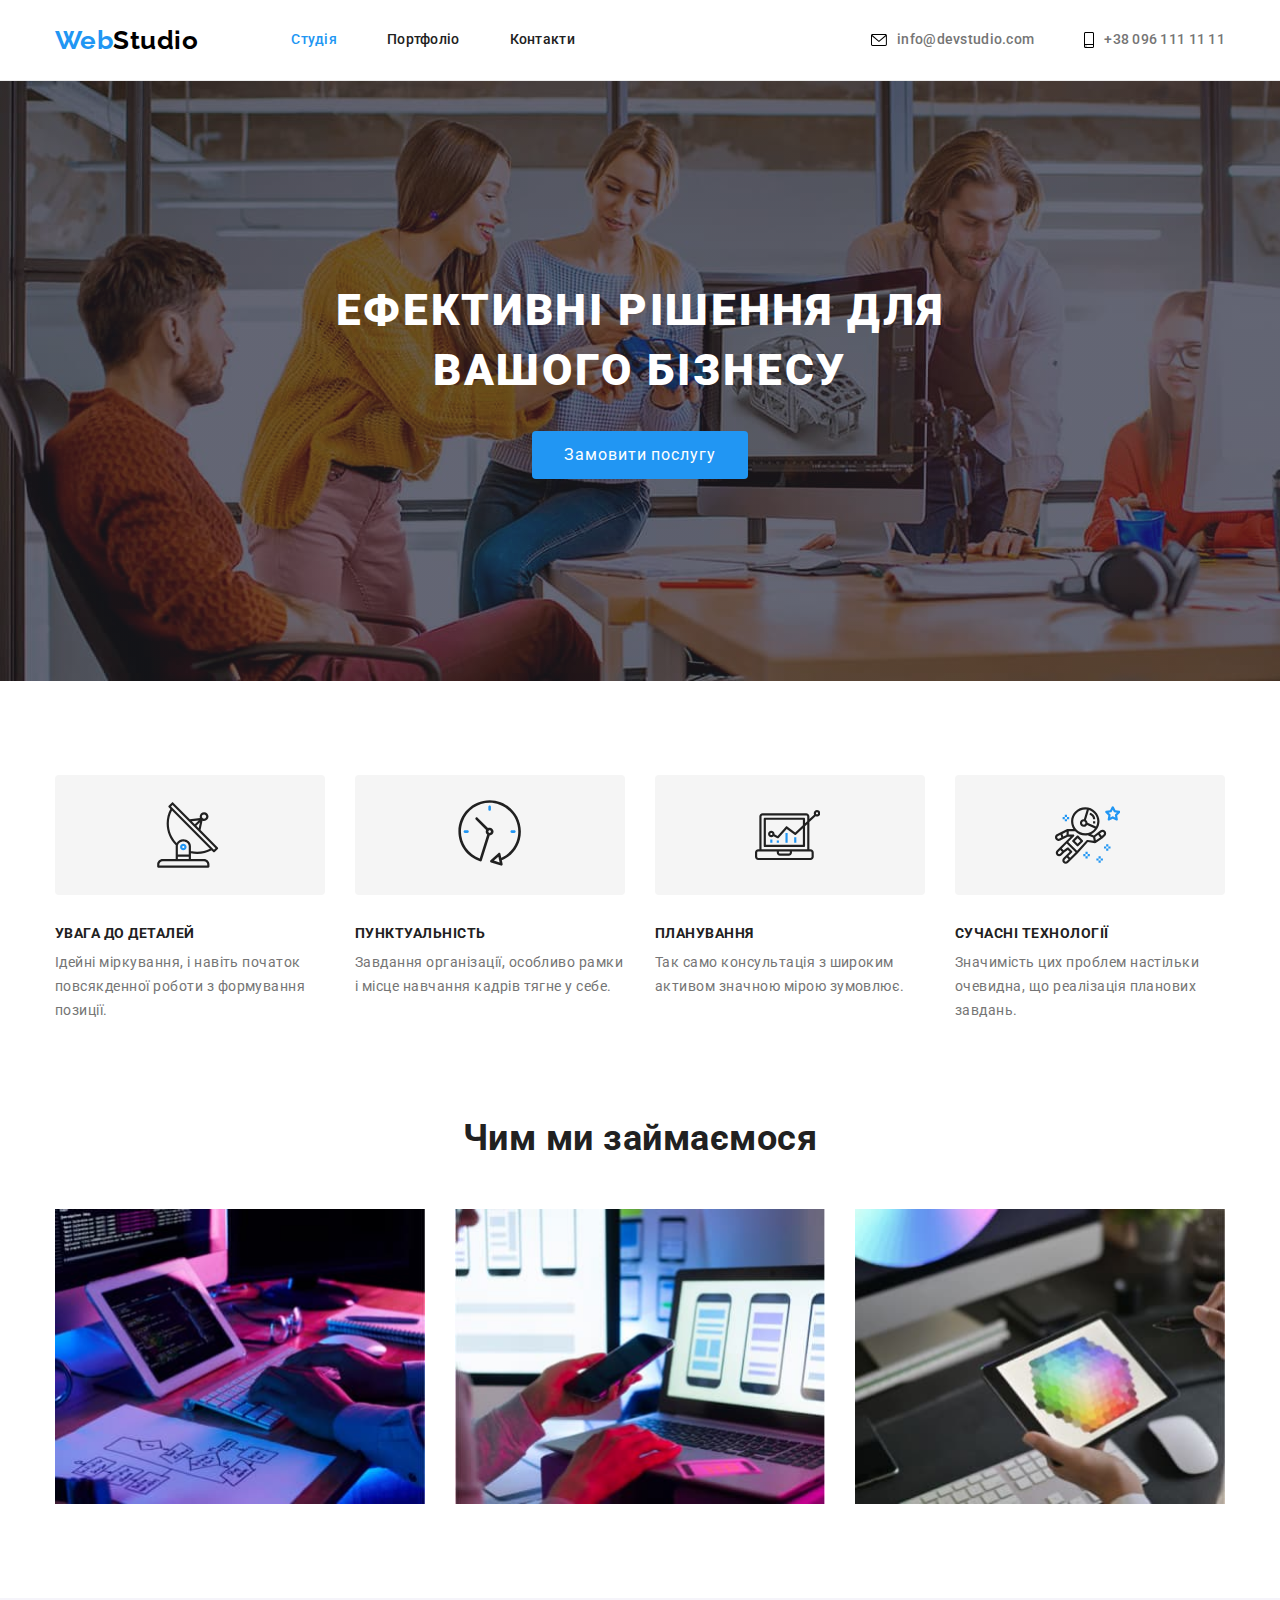
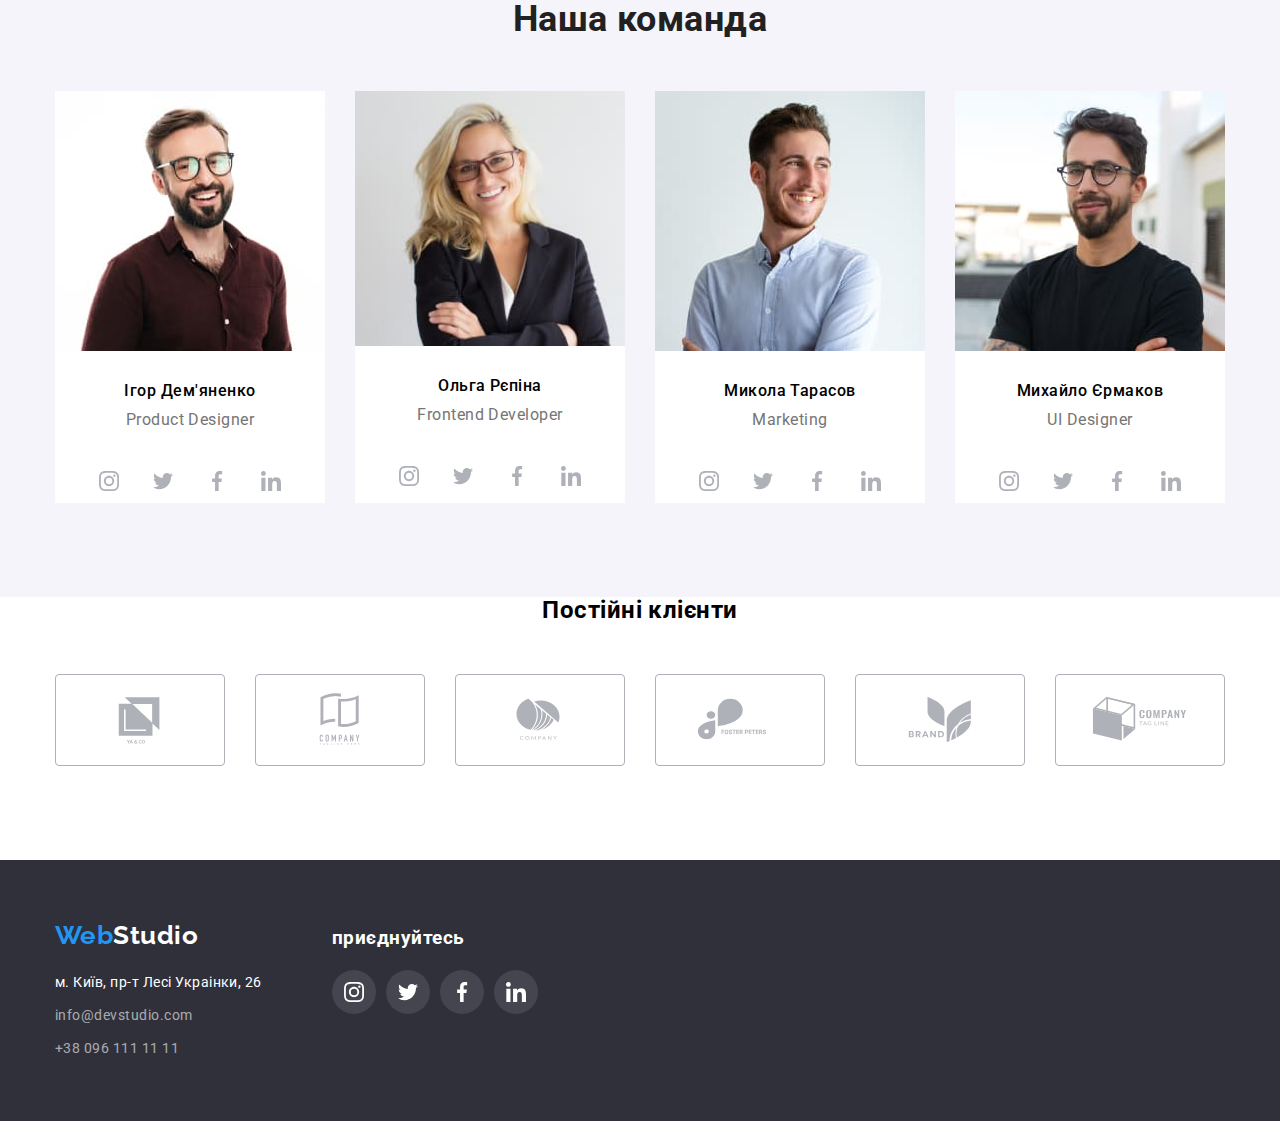
<file: index.html>
<!DOCTYPE html>
<html lang="uk">
  <head>
    <meta charset="UTF-8" />
    <meta http-equiv="X-UA-Compatible" content="IE=edge" />
    <meta name="viewport" content="width=device-width, initial-scale=1.0" />
    <link
      rel="stylesheet"
      href="https://cdnjs.cloudflare.com/ajax/libs/modern-normalize/1.1.0/modern-normalize.min.css"
    />

    <link
      href="https://fonts.googleapis.com/css2?family=Raleway:wght@700&family=Roboto:wght@400;500;700;900&display=swap"
      rel="stylesheet"
    />

    <link rel="stylesheet" href="./css/styles.css" />
    <title>Document</title>
  </head>
  <body>
    <header class="header">
      <div class="container header-box">
        <nav>
          <div class="main-nav">
            <a href="./index.html" class="logo"
              >Web<span class="logo-dark">Studio</span></a
            >

            <ul class="links list">
              <li class="item">
                <a href="./index.html" class="link link-current">Студія</a>
              </li>
              <li class="item">
                <a href="./portfolio.html" class="link">Портфоліо</a>
              </li>
              <li class="item">
                <a href="#" class="link">Контакти</a>
              </li>
            </ul>
          </div>
        </nav>

        <ul class="contacts list">
          <li class="item">
            <a href="mailto:info@devstudio.com" class="contact">
              <span class="contact-mail">
                <svg width="16" height="12">
                  <use href="./images/icons.svg#icon-envelope"></use>
                </svg> </span
              >info@devstudio.com</a
            >
          </li>
          <li class="item">
            <a href="tel:+380961111111" class="contact">
              <span class="contact-phone">
                <svg width="10" height="16">
                  <use href="./images/icons.svg#icon-smartphone"></use>
                </svg> </span
              >+38 096 111 11 11</a
            >
          </li>
        </ul>
      </div>
    </header>
    <main>
      <section class="hero">
        <div class="container">
          <h1 class="hero-title">Ефективні рішення для вашого бізнесу</h1>
          <button class="button-hero" type="button">Замовити послугу</button>
        </div>
      </section>

      <section class="section">
        <div class="container">
          <h2 class="visually-hidden">Наші особливості</h2>

          <ul class="feature list">
            <li class="item">
              <div class="feature-bg-icon">
                <span class="antenna">
                  <svg width="65.32" height="70">
                    <use href="./images/icons.svg#icon-antenna-1-1"></use>
                  </svg>
                </span>
              </div>
              <h3 class="element-title">Увага до деталей</h3>
              <p class="text">
                Ідейні міркування, і навіть початок повсякденної роботи з
                формування позиції.
              </p>
            </li>

            <li class="item">
              <div class="feature-bg-icon">
                <span class="clock">
                  <svg width="65.32" height="70">
                    <use href="./images/icons.svg#icon-clock-1-1"></use>
                  </svg>
                </span>
              </div>
              <h3 class="element-title">Пунктуальність</h3>
              <p class="text">
                Завдання організації, особливо рамки і місце навчання кадрів
                тягне у себе.
              </p>
            </li>

            <li class="item">
              <div class="feature-bg-icon">
                <span class="diagram">
                  <svg width="65.32" height="70">
                    <use href="./images/icons.svg#icon-diagram-1-1"></use>
                  </svg>
                </span>
              </div>
              <h3 class="element-title">Планування</h3>
              <p class="text">
                Так само консультація з широким активом значною мірою зумовлює.
              </p>
            </li>
            <li class="item">
              <div class="feature-bg-icon">
                <span class="astronaut">
                  <svg width="65.32" height="70">
                    <use href="./images/icons.svg#icon-astronaut-1-1"></use>
                  </svg>
                </span>
              </div>
              <h3 class="element-title">Сучасні технології</h3>
              <p class="text">
                Значимість цих проблем настільки очевидна, що реалізація
                планових завдань.
              </p>
            </li>
          </ul>
        </div>
      </section>

      <section class="section todo">
        <div class="container">
          <h2 class="section-title">Чим ми займаємося</h2>

          <ul class="box list">
            <li class="item">
              <img
                src="./images/3-1.jpg"
                alt="Людина за комп'ютером"
                width="370"
              />
            </li>
            <li class="item">
              <img
                src="./images/3-2.jpg"
                alt="Людина зі смартфоном"
                width="370"
              />
            </li>
            <li class="item">
              <img
                src="./images/3-3.jpg"
                alt="Людина з планшетом"
                width="370"
              />
            </li>
          </ul>
        </div>
      </section>

      <section class="section team-bg">
        <div class="container">
          <h2 class="section-title">Наша команда</h2>
          <ul class="cards list">
            <li class="team-card card-bg">
              <img
                src="./images/4-1.jpg"
                alt=" червона сорочка,окуляри,борода,чоловік"
                width="270"
              />
              <div class="card">
                <h3 class="team-title">Ігор Дем'яненко</h3>
                <p class="section-text">Product Designer</p>
              </div>
              <ul class="soc-list list">
                <li class="soc-item">
                  <a href="#" class="soc-link">
                    <svg class="net-icon" width="20" height="20">
                      <use href="./images/icons.svg#icon-instagram-2"></use>
                    </svg>
                  </a>
                </li>
                <li class="soc-item">
                  <a href="#" class="soc-link">
                    <svg class="net-icon" width="20" height="20">
                      <use href="./images/icons.svg#icon-twitter-1"></use>
                    </svg>
                  </a>
                </li>
                <li class="soc-item">
                  <a href="#" class="soc-link">
                    <svg class="net-icon" width="20" height="20">
                      <use href="./images/icons.svg#icon-facebook-1"></use>
                    </svg>
                  </a>
                </li>
                <li class="soc-item">
                  <a href="#" class="soc-link">
                    <svg class="net-icon" width="20" height="20">
                      <use href="./images/icons.svg#icon-linkedin-1"></use>
                    </svg>
                  </a>
                </li>
              </ul>
            </li>
            <li class="team-card card-bg">
              <img
                src="./images/4-2.jpg"
                alt="довгі коси,окуляри,жінка"
                width="270"
              />
              <div class="card">
                <h3 class="team-title">Ольга Рєпіна</h3>
                <p class="section-text">Frontend Developer</p>
              </div>
              <ul class="soc-list list">
                <li class="soc-item">
                  <a href="#" class="soc-link">
                    <svg class="net-icon" width="20" height="20">
                      <use href="./images/icons.svg#icon-instagram-2"></use>
                    </svg>
                  </a>
                </li>
                <li class="soc-item">
                  <a href="#" class="soc-link">
                    <svg class="net-icon" width="20" height="20">
                      <use href="./images/icons.svg#icon-twitter-1"></use>
                    </svg>
                  </a>
                </li>
                <li class="soc-item">
                  <a href="#" class="soc-link">
                    <svg class="net-icon" width="20" height="20">
                      <use href="./images/icons.svg#icon-facebook-1"></use>
                    </svg>
                  </a>
                </li>
                <li class="soc-item">
                  <a href="#" class="soc-link">
                    <svg class="net-icon" width="20" height="20">
                      <use href="./images/icons.svg#icon-linkedin-1"></use>
                    </svg>
                  </a>
                </li>
              </ul>
            </li>
            <li class="team-card card-bg">
              <img
                src="./images/4-3.jpg"
                alt="біла сорочка, посмішка,чоловік"
                width="270"
              />
              <div class="card">
                <h3 class="team-title">Микола Тарасов</h3>
                <p class="section-text">Marketing</p>
              </div>
              <ul class="soc-list list">
                <li class="soc-item">
                  <a href="#" class="soc-link">
                    <svg class="net-icon" width="20" height="20">
                      <use href="./images/icons.svg#icon-instagram-2"></use>
                    </svg>
                  </a>
                </li>
                <li class="soc-item">
                  <a href="#" class="soc-link">
                    <svg class="net-icon" width="20" height="20">
                      <use href="./images/icons.svg#icon-twitter-1"></use>
                    </svg>
                  </a>
                </li>
                <li class="soc-item">
                  <a href="#" class="soc-link">
                    <svg class="net-icon" width="20" height="20">
                      <use href="./images/icons.svg#icon-facebook-1"></use>
                    </svg>
                  </a>
                </li>
                <li class="soc-item">
                  <a href="#" class="soc-link">
                    <svg class="net-icon" width="20" height="20">
                      <use href="./images/icons.svg#icon-linkedin-1"></use>
                    </svg>
                  </a>
                </li>
              </ul>
            </li>
            <li class="team-card card-bg">
              <img
                src="./images/4-4.jpg"
                alt="Чорна теніска, очки,чоловік"
                width="270"
              />
              <div class="card">
                <h3 class="team-title">Михайло Єрмаков</h3>
                <p class="section-text">UI Designer</p>
              </div>
              <ul class="soc-list list">
                <li class="soc-item">
                  <a href="#" class="soc-link">
                    <svg class="net-icon" width="20" height="20">
                      <use href="./images/icons.svg#icon-instagram-2"></use>
                    </svg>
                  </a>
                </li>
                <li class="soc-item">
                  <a href="#" class="soc-link">
                    <svg class="net-icon" width="20" height="20">
                      <use href="./images/icons.svg#icon-twitter-1"></use>
                    </svg>
                  </a>
                </li>
                <li class="soc-item">
                  <a href="#" class="soc-link">
                    <svg class="net-icon" width="20" height="20">
                      <use href="./images/icons.svg#icon-facebook-1"></use>
                    </svg>
                  </a>
                </li>
                <li class="soc-item">
                  <a href="#" class="soc-link">
                    <svg class="net-icon" width="20" height="20">
                      <use href="./images/icons.svg#icon-linkedin-1"></use>
                    </svg>
                  </a>
                </li>
              </ul>
            </li>
          </ul>
        </div>
      </section>
      <section class="section">
        <div container>
          <h2 class="client-title">Постійні клієнти</h2>
          <ul class="clients list">
            <li class="client">
              <a href="#" class="client-link">
                <svg class="client-icon" width="106" height="60">
                  <use href="./images/icons.svg#icon-client-1"></use>
                </svg>
              </a>
            </li>
            <li class="client">
              <a href="#" class="client-link">
                <svg class="client-icon" width="106" height="60">
                  <use href="./images/icons.svg#icon-client-2"></use>
                </svg>
              </a>
            </li>
            <li class="client">
              <a href="#" class="client-link">
                <svg class="client-icon" width="106" height="60">
                  <use href="./images/icons.svg#icon-client-3"></use>
                </svg>
              </a>
            </li>
            <li class="client">
              <a href="#" class="client-link">
                <svg class="client-icon" width="106" height="60">
                  <use href="./images/icons.svg#icon-client-4"></use>
                </svg>
              </a>
            </li>
            <li class="client">
              <a href="#" class="client-link">
                <svg class="client-icon" width="106" height="60">
                  <use href="./images/icons.svg#icon-client-5"></use>
                </svg>
              </a>
            </li>
            <li class="client">
              <a href="#" class="client-link">
                <svg class="client-icon" width="106" height="60">
                  <use href="./images/icons.svg#icon-client-6"></use>
                </svg>
              </a>
            </li>
          </ul>
        </div>
      </section>
    </main>

    <footer class="footer footer-nav">
      <div class="container">
        <div class="footer-address-soc">
          <div class="address-logo">
            <a href="./index.html" class="logo logo-footer"
              >Web<span class="logo-light">Studio</span></a
            >
            <address class="address-nav">
              <ul class="list box-footer">
                <li class="item-footer">
                  <a
                    href="https://goo.gl/maps/CPtrU1FHBa2aNyZL9"
                    target="_blank"
                    rel="noopener noreferrer nofollow"
                    class="address-maps"
                    >м. Київ, пр-т Лесі Украінки, 26</a
                  >
                </li>
                <li class="item-footer">
                  <a href="mailto:info@devstudio.com " class="address"
                    >info@devstudio.com</a
                  >
                </li>
                <li class="item-footer">
                  <a href="tel:+380961111111" class="address"
                    >+38 096 111 11 11</a
                  >
                </li>
              </ul>
            </address>
          </div>
          <div class="social">
            <h3 class="footer-title">приєднуйтесь</h3>
            <ul class="footer-soc list">
              <li class="footer-soc-item">
                <a href="#" class="footer-soc-link">
                  <svg class="footer-icon" width="20" height="20">
                    <use href="./images/icons.svg#icon-instagram-2"></use>
                  </svg>
                </a>
              </li>
              <li class="footer-soc-item">
                <a href="#" class="footer-soc-link">
                  <svg class="footer-icon" width="20" height="20">
                    <use href="./images/icons.svg#icon-twitter-1"></use>
                  </svg>
                </a>
              </li>
              <li class="footer-soc-item">
                <a href="#" class="footer-soc-link">
                  <svg class="footer-icon" width="20" height="20">
                    <use href="./images/icons.svg#icon-facebook-1"></use>
                  </svg>
                </a>
              </li>
              <li class="footer-soc-item">
                <a href="#" class="footer-soc-link">
                  <svg class="footer-icon" width="20" height="20">
                    <use href="./images/icons.svg#icon-linkedin-1"></use>
                  </svg>
                </a>
              </li>
            </ul>
          </div>
        </div>
      </div>
    </footer>
  </body>
</html>
</file>
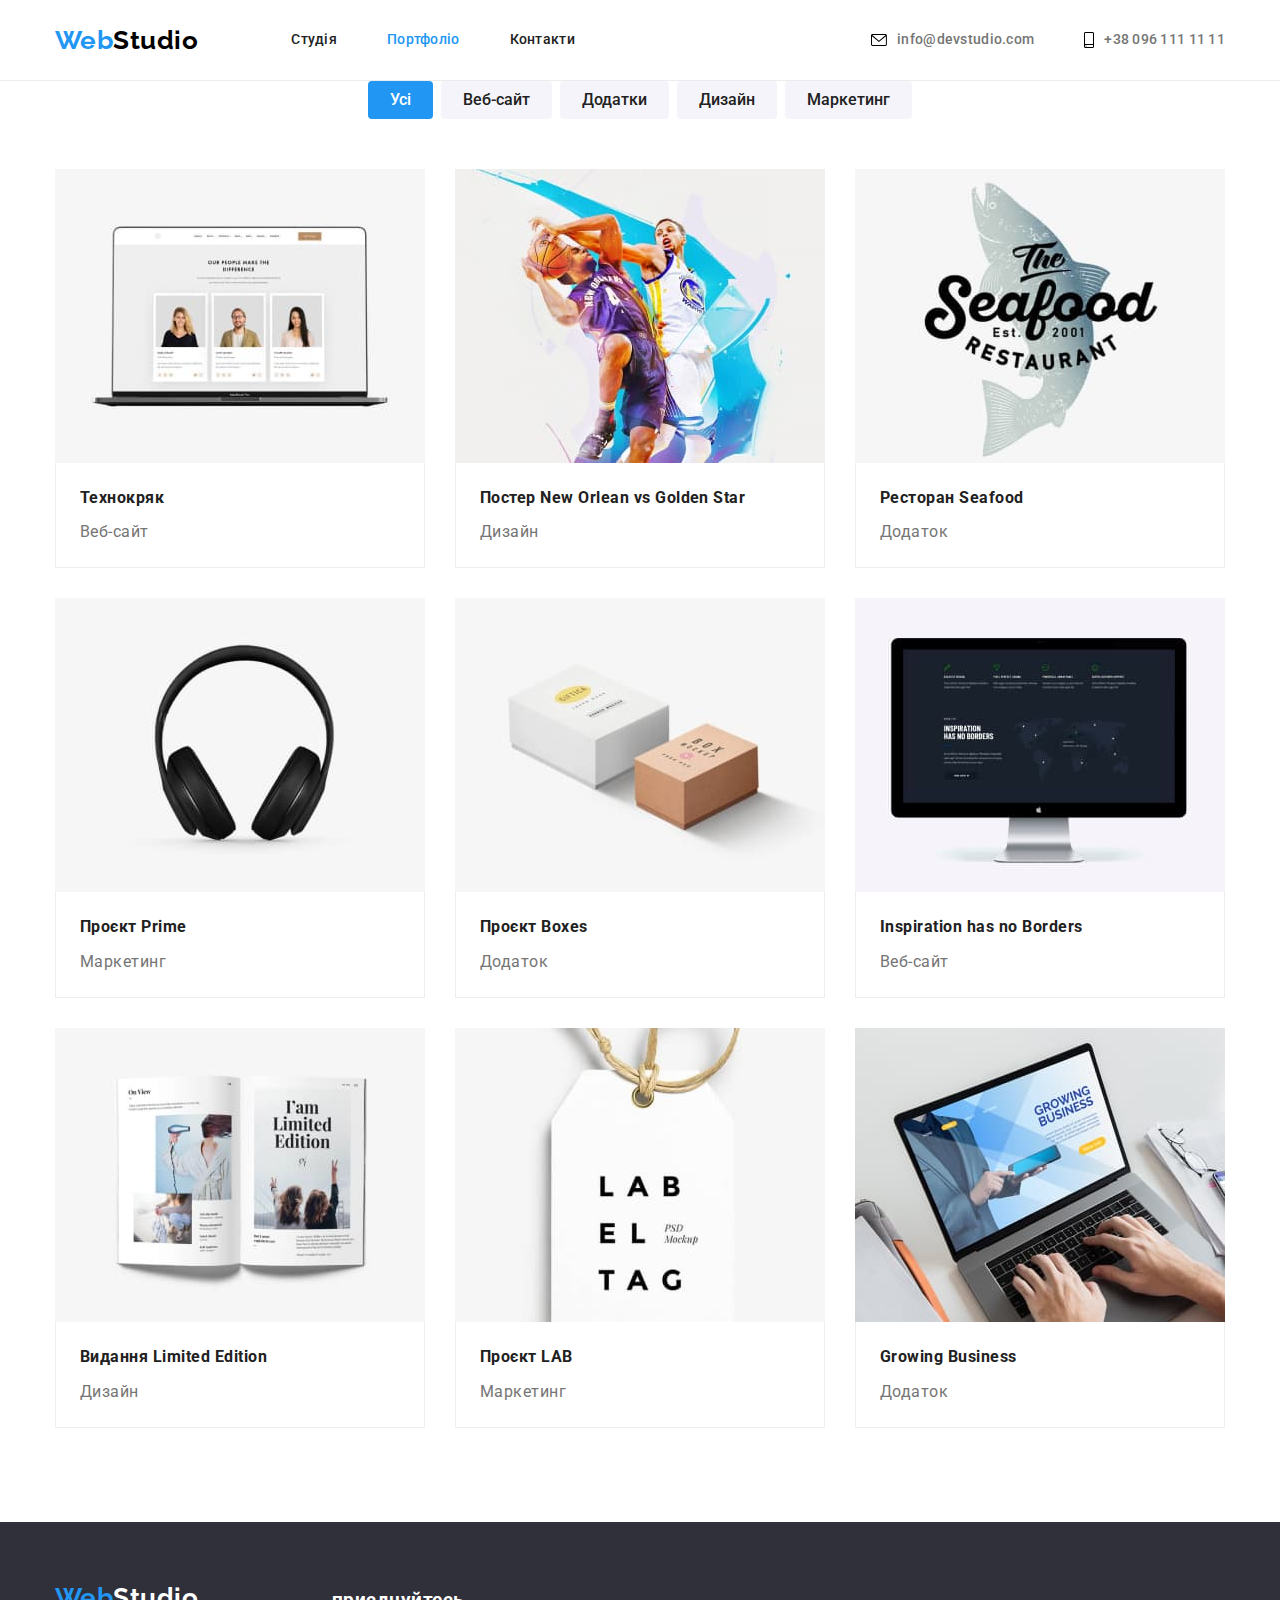
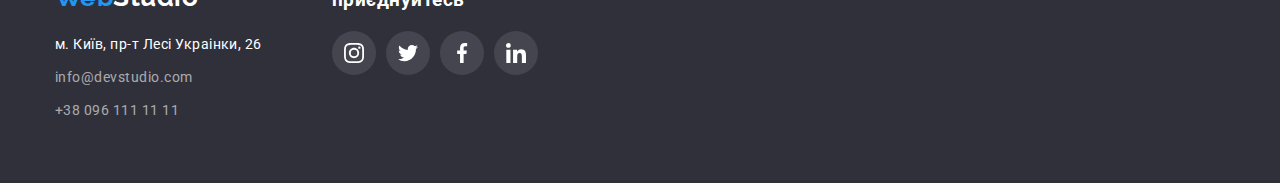
<file: portfolio.html>
<!DOCTYPE html>
<html lang="uk">
  <head>
    <meta charset="UTF-8" />
    <meta http-equiv="X-UA-Compatible" content="IE=edge" />
    <meta name="viewport" content="width=device-width, initial-scale=1.0" />
    <link
      rel="stylesheet"
      href="https://cdnjs.cloudflare.com/ajax/libs/modern-normalize/1.1.0/modern-normalize.min.css"
    />
    <link
      href="https://fonts.googleapis.com/css2?family=Raleway:wght@700&family=Roboto:wght@400;500;700;900&display=swap"
      rel="stylesheet"
    />
    <link rel="stylesheet" href="./css/styles.css" />
    <title>Document</title>
  </head>
  <body>
    <header class="header">
      <div class="container header-box">
        <nav>
          <div class="main-nav">
            <a href="./index.html" class="logo"
              >Web<span class="logo-dark">Studio</span></a
            >

            <ul class="links list">
              <li class="item">
                <a href="./index.html" class="link">Студія</a>
              </li>
              <li class="item">
                <a href="./portfolio.html" class="link link-current"
                  >Портфоліо</a
                >
              </li>
              <li class="item">
                <a href="#" class="link">Контакти</a>
              </li>
            </ul>
          </div>
        </nav>

        <ul class="contacts list">
          <li class="item">
            <a href="mailto:info@devstudio.com" class="contact">
              <span class="contact-mail">
                <svg width="16" height="12">
                  <use href="./images/icons.svg#icon-envelope"></use>
                </svg> </span
              >info@devstudio.com</a
            >
          </li>
          <li class="item">
            <a href="tel:+380961111111" class="contact">
              <span class="contact-phone">
                <svg width="10" height="16">
                  <use href="./images/icons.svg#icon-smartphone"></use>
                </svg> </span
              >+38 096 111 11 11</a
            >
          </li>
        </ul>
      </div>
    </header>
    <main>
      <section class="section">
        <div class="container">
          <h1 class="visually-hidden">Портфоліо</h1>
          <ul class="portfolio-batton list">
            <li class="filter">
              <button class="filter-batton current" type="button">Усі</button>
            </li>
            <li class="filter">
              <button class="filter-batton" type="button">Веб-сайт</button>
            </li>
            <li class="filter">
              <button class="filter-batton" type="button">Додатки</button>
            </li>
            <li class="filter">
              <button class="filter-batton" type="button">Дизайн</button>
            </li>
            <li class="filter">
              <button class="filter-batton" type="button">Маркетинг</button>
            </li>
          </ul>
          <ul class="projects list">
            <li class="project">
              <a href="#" class="projects-link">
                <img src="./images/5-1.jpg" alt="Відкритий ноут" width="370" />
                <div class="card-title">
                  <h2 class="work-title">Технокряк</h2>
                  <p class="works-text">Веб-сайт</p>
                </div>
              </a>
            </li>

            <li class="project">
              <a href="#" class="projects-link">
                <img
                  src="./images/5-2.jpg"
                  alt="Хлопці грають баскетбол"
                  width="370"
                />
                <div class="card-title">
                  <h2 class="work-title">Постер New Orlean vs Golden Star</h2>
                  <p class="works-text">Дизайн</p>
                </div>
              </a>
            </li>

            <li class="project">
              <a href="#" class="projects-link">
                <img src="./images/5-3.jpg" alt="Афіша ресторану" width="370" />
                <div class="card-title">
                  <h2 class="work-title">Ресторан Seafood</h2>
                  <p class="works-text">Додаток</p>
                </div>
              </a>
            </li>

            <li class="project">
              <a href="#" class="projects-link">
                <img src="./images/5-4.jpg" alt="Наушники" width="370" />
                <div class="card-title">
                  <h2 class="work-title">Проєкт Prime</h2>
                  <p class="works-text">Маркетинг</p>
                </div>
              </a>
            </li>

            <li class="project">
              <a href="#" class="projects-link">
                <img src="./images/5-5.jpg" alt="Дві коробки" width="370" />
                <div class="card-title">
                  <h2 class="work-title">Проєкт Boxes</h2>
                  <p class="works-text">Додаток</p>
                </div>
              </a>
            </li>

            <li class="project">
              <a href="#" class="projects-link">
                <img src="./images/5-6.jpg" alt="Монітор" width="370" />
                <div class="card-title">
                  <h2 class="work-title">Inspiration has no Borders</h2>
                  <p class="works-text">Веб-сайт</p>
                </div>
              </a>
            </li>

            <li class="project">
              <a href="#" class="projects-link">
                <img src="./images/5-7.jpg" alt="Відкрита книга" width="370" />
                <div class="card-title">
                  <h2 class="work-title">Видання Limited Edition</h2>
                  <p class="works-text">Дизайн</p>
                </div>
              </a>
            </li>

            <li class="project">
              <a href="#" class="projects-link">
                <img src="./images/5-8.jpg" alt="Ярлик" width="370" />
                <div class="card-title">
                  <h2 class="work-title">Проєкт LAB</h2>
                  <p class="works-text">Маркетинг</p>
                </div>
              </a>
            </li>

            <li class="project">
              <a href="#" class="projects-link">
                <img
                  src="./images/5-9.jpg"
                  alt="Людина працює з ноутбуком"
                  width="370"
                />
                <div class="card-title">
                  <h2 class="work-title">Growing Business</h2>
                  <p class="works-text">Додаток</p>
                </div>
              </a>
            </li>
          </ul>
        </div>
      </section>
    </main>
    <footer class="footer footer-nav">
      <div class="container">
        <div class="footer-address-soc">
          <div class="address-logo">
            <a href="./index.html" class="logo logo-footer"
              >Web<span class="logo-light">Studio</span></a
            >
            <address class="address-nav">
              <ul class="list box-footer">
                <li class="item-footer">
                  <a
                    href="https://goo.gl/maps/CPtrU1FHBa2aNyZL9"
                    target="_blank"
                    rel="noopener noreferrer nofollow"
                    class="address-maps"
                    >м. Київ, пр-т Лесі Украінки, 26</a
                  >
                </li>
                <li class="item-footer">
                  <a href="mailto:info@devstudio.com " class="address"
                    >info@devstudio.com</a
                  >
                </li>
                <li class="item-footer">
                  <a href="tel:+380961111111" class="address"
                    >+38 096 111 11 11</a
                  >
                </li>
              </ul>
            </address>
          </div>
          <div class="social">
            <h3 class="footer-title">приєднуйтесь</h3>
            <ul class="footer-soc list">
              <li class="footer-soc-item">
                <a href="#" class="footer-soc-link">
                  <svg class="footer-icon" width="20" height="20">
                    <use href="./images/icons.svg#icon-instagram-2"></use>
                  </svg>
                </a>
              </li>
              <li class="footer-soc-item">
                <a href="#" class="footer-soc-link">
                  <svg class="footer-icon" width="20" height="20">
                    <use href="./images/icons.svg#icon-twitter-1"></use>
                  </svg>
                </a>
              </li>
              <li class="footer-soc-item">
                <a href="#" class="footer-soc-link">
                  <svg class="footer-icon" width="20" height="20">
                    <use href="./images/icons.svg#icon-facebook-1"></use>
                  </svg>
                </a>
              </li>
              <li class="footer-soc-item">
                <a href="#" class="footer-soc-link">
                  <svg class="footer-icon" width="20" height="20">
                    <use href="./images/icons.svg#icon-linkedin-1"></use>
                  </svg>
                </a>
              </li>
            </ul>
          </div>
        </div>
      </div>
    </footer>
  </body>
</html>
</file>
<file: css/styles.css>
/* основний колір тексту #757575 */
/* колір заголовка #212121*/
/* колір кнопки акт. #188ce8*/
/* колір кнп.текст #ffffff */
/* акцент колір #2196f3*/
/* загальний фон #ffffff*/
/* допоміжний фон #F5F4FA*/
/* фон #2F303A*/
html {
  box-sizing: border-box;
}
*,
* ::after,
*::before {
  box-sizing: inherit;
}
:root {
  --prameri-text-color: #757575;
  --title-text-color: #212121;
  --accent-color: #2196f3;
  --primmeri-backgrund-color: #ffffff;
  --secondery-backgrund-color: #f5f4fa;
  --backgrund-color: #2f303a;
  --white-color: #ffffff;
  --blak-color: #000000;
  --backgrund-active-color: #188ce8;
}

body {
  color: var(--primary-text-color);
  background-color: var(--white-color);
  font-family: Roboto, sans-serif;
  letter-spacing: 0.03em;
}
.container {
  width: 100%;
  width: 1200px;
  margin: 0 auto;
  padding: 0 15px;
}
.section {
  padding: 94px 0;
}

img {
  display: block;
  max-width: 100%;
  height: auto;
}

h1,
h2,
h3,
h4,
h5,
h6,
p,
ul {
  padding: 0;
  margin: 0;
}
.list {
  list-style: none;
}
.section-title {
  text-align: center;
  margin-bottom: 50px;
  color: var(--title-text-color);
  font-weight: 700;
  font-size: 36px;
  line-height: 1.17;
}

.header {
  display: flex;
  align-items: center;

  border-bottom: 1px solid #ececec;
}
.header-box {
  display: flex;
  align-items: center;
}

.main-nav {
  display: flex;
  align-items: center;
}

.logo {
  margin-right: 93px;
  color: var(--accent-color);
  font-family: Raleway;
  font-weight: 700;
  font-size: 26px;
  line-height: 1.2;
  text-decoration: none;
}

.logo-dark {
  color: var(--blak-color);
}

/* nav */

.links {
  display: flex;
}

.links .item:not(:last-child) {
  margin-right: 50px;
}

.link,
.contact {
  padding-top: 32px;
  padding-bottom: 32px;
  text-decoration: none;
  font-weight: 500;
  font-size: 14px;
  line-height: 1.14;
  letter-spacing: 0.02em;
}

.link {
  display: flex;
  text-decoration: none;
  color: var(--title-text-color);
}

.link:hover,
.link:focus {
  color: var(--accent-color);
}

.links .link-current {
  color: var(--accent-color);
}

/* .contacts .item + .item {
  margin-left: 50px;
} */
.contacts {
  display: flex;
  justify-content: center;
  align-items: center;
  margin-left: auto;
}
.contacts .item:not(:last-child) {
  margin-right: 50px;
}
.contact {
  display: flex;
  align-items: center;
  justify-content: center;
  color: var(--prameri-text-color);
}
/* .item-phone-mail:hover,
.item-phone-mail:focus {
  color: var(--accent-color);
} */

.contacts :hover,
.contacts :focus {
  color: var(--accent-color);
}
.contact:hover,
.contact:focus {
  fill: var(--accent-color);
}

.contact-mail {
  display: flex;
  width: 16px;
  height: 12px;
  justify-content: center;
  align-items: center;
  margin-right: 10px;
}

.contact-phone {
  display: flex;
  width: 10px;
  height: 16px;
  justify-content: center;
  align-items: center;
  margin-right: 10px;
}
/* hero */

.hero {
  max-width: 1600px;
  height: 600px;
  margin-left: auto;
  margin-right: auto;
  background-image: linear-gradient(
      rgba(47, 48, 58, 0.4),
      rgba(47, 48, 58, 0.4)
    ),
    url(../images/hiro.jpg);
  padding: 200px 0;
  align-items: center;
  text-align: center;
  color: var(--white-color);
  background-color: var(--backgrund-color);
}

.hero-title {
  width: 696px;
  margin-right: auto;
  margin-left: auto;
  margin-bottom: 30px;
  color: var(--white-color);

  font-weight: 900;
  font-size: 44px;
  line-height: 1.36;
  letter-spacing: 0.06em;
  text-transform: uppercase;
}

.button-hero {
  margin-left: auto;
  margin-right: auto;
  padding: 10px 32px;
  border-radius: 4px;
  border: 0;
  background: var(--accent-color);
  color: var(--white-color);

  cursor: pointer;
  font-family: inherit;
  font-size: 16px;
  line-height: 1.8;
  letter-spacing: 0.06em;
}
.button-hero:hover,
.button-hero:focus {
  background-color: var(--backgrund-active-color);
}

/* особливості */

.visually-hidden {
  position: absolute;
  white-space: nowrap;
  width: 1px;
  height: 1px;
  overflow: hidden;
  border: 0;
  padding: 0;
  clip: rect(0 0 0 0);
  clip-path: inset(50%);
  margin: -1px;
}

.feature {
  padding-top: 94px;
  display: flex;
  justify-content: center;
}
.feature-bg-icon {
  display: flex;
  align-items: center;
  justify-content: center;
  width: 270px;
  height: 120px;
  background: #f5f5f5;
  margin-bottom: 30px;
  border-radius: 4px;
}

.clok,
.antenna,
.diagram,
.astronaut {
  width: 70px;
  height: 70px;
}

.feature .item + .item {
  margin-left: 30px;
}
.feature .item {
  width: 270px;
}
.element-title {
  margin-top: 0;
  margin-bottom: 10px;
  color: var(--title-text-color);
  font-size: 14px;
  line-height: 1.17;
  text-transform: uppercase;
}

.text {
  color: var(--prameri-text-color);
  font-size: 14px;
  line-height: 1.7;
}

/* чим ми займаємось */

.box {
  display: flex;
  justify-content: center;
}
.section,
.todo {
  padding-top: 0;
}
/* .box .item:not(:last-child) {
  margin-right: 30px;
} */
.box .item + .item {
  margin-left: 30px;
}

/* наша команда */

.cards {
  display: flex;

  justify-content: center;
}

.cards .team-card + .team-card {
  margin-left: 30px;
}
.cards .team-card {
  width: 270px;
}
.card {
  padding: 30px;
}

.card .team-title {
  text-align: center;
  margin-bottom: 10px;
}

.card .section-text {
  text-align: center;
}

.section-text {
  color: var(--prameri-text-color);
  font-size: 16px;
  line-height: 1.19;
}
.team-bg {
  background-color: var(--secondery-backgrund-color);
}
.card-bg {
  background-color: var(--white-color);
}
.team-title {
  color: var(--blak-color);
  font-weight: 500;
  font-size: 16px;
  line-height: 1.19;
}
.soc-list {
  display: flex;
  align-items: center;
  justify-content: center;
  gap: 10px;
}

.soc-link {
  display: flex;
  justify-content: center;
  align-items: center;
  width: 44px;
  height: 44px;
  border-radius: 50%;
  color: #afb1b8;
}

.soc-link:hover,
.soc-link:focus {
  background-color: #2196f3;
  color: #ffffff;
}
.net-icon {
  fill: currentColor;
}

/* постійні клієнти */

.client-title {
  text-align: center;
  margin-bottom: 50px;
}

.clients {
  display: flex;
  align-items: center;
  justify-content: center;
  gap: 30px;
}

.client-link {
  display: flex;
  justify-content: center;
  align-items: center;
  color: #afb1b8;
  width: 170px;
  height: 92px;
  border-radius: 4px;
  border: 1px solid #afb1b8;
}

.client-link:hover,
.client-link:focus {
  color: #2196f3;
  border-color: #2196f3;
}

.client-icon {
  fill: currentColor;
}

/* footer */

.footer {
  background-color: var(--backgrund-color);
}

.footer-address-soc {
  display: flex;
  align-items: baseline;
  gap: 70px;
}

.logo-light,
.logo {
  color: var(--white-color);
  font-weight: 700;
  font-size: 26px;
  line-height: 1.19;
  font-family: Raleway;
  text-decoration: none;
}

.logo {
  color: var(--accent-color);
}

.footer-nav {
  padding: 60px 0;
}

.logo-footer {
  display: inline-block;
  margin-bottom: 20px;
  margin-right: 0;
}

.box-footer {
  display: block;
}
/* .box-footer .item-footer :not(:last-child) {
  margin-bottom: 9px;
  margin-right: 0;
} */
.box-footer .item-footer + .item-footer {
  margin-top: 9px;
  margin-right: 0;
}

.address-nav {
  font-style: normal;
  font-size: 14px;
  line-height: 1.71;
}

.address-nav,
.address {
  color: rgba(255, 255, 255, 0.6);
  text-decoration: none;
}

.address-nav,
.address-maps {
  color: var(--white-color);
  text-decoration: none;
}

.address:hover,
.address:focus {
  color: var(--backgrund-active-color);
}

.footer-title {
  color: var(--white-color);
  margin-bottom: 20px;
}

.footer-soc {
  display: flex;
  justify-content: center;
  gap: 10px;
}

.footer-soc-link {
  display: flex;
  justify-content: center;
  align-items: center;
  width: 44px;
  height: 44px;
  border-radius: 50%;
  background-color: rgba(255, 255, 255, 0.1);
  color: #ffffff;
}

.footer-soc-link:hover,
.footer-soc-link:focus {
  background-color: #2196f3;
  color: #ffffff;
}

.footer-icon {
  fill: currentColor;
}

/* портфоліо */

.portfolio-batton {
  display: flex;
  justify-content: center;
  margin-bottom: 50px;
}

.portfolio-batton .filter + .filter {
  margin-left: 8px;
}

.card-title {
  padding-top: 20px;
  border: 1px solid #eeeeee;
  border-top: 0;
}

.work-title {
  margin-bottom: 4px;
}

.work-title,
.works-text {
  color: var(--title-text-color);
  font-size: 16px;
  line-height: 1.9;
}

.projects {
  display: flex;
  gap: 30px;
  flex-wrap: wrap;
  flex-basis: calc((100% - 60px) / 3);
}

.card-title {
  padding: 20px 24px;
}

.works-text {
  color: var(--prameri-text-color);
}

.filter-batton {
  color: var(--title-text-color);
  background-color: var(--secondery-backgrund-color);
  border: none;
  font-family: "Roboto";
  font-weight: 500;
  font-size: 16px;
  line-height: 1.6;
  cursor: pointer;
  border-radius: 4px;
  padding: 6px 22px;
}

.filter-batton.current {
  background-color: var(--accent-color);
  color: var(--white-color);
}

.filter-batton:hover,
.filter-batton:focus {
  background-color: var(--accent-color);
  color: var(--white-color);
  box-shadow: 0px 3px 1px rgba(0, 0, 0, 0.1), 0px 1px 2px rgba(0, 0, 0, 0.08),
    0px 2px 2px rgba(0, 0, 0, 0.12);
}

.projects-link:hover,
.projects-link:focus {
  display: block;
  box-shadow: 0px 1px 1px rgba(0, 0, 0, 0.12), 0px 4px 4px rgba(0, 0, 0, 0.06),
    1px 4px 6px rgba(0, 0, 0, 0.16);
}

.projects-link {
  text-decoration: none;
}
</file>
